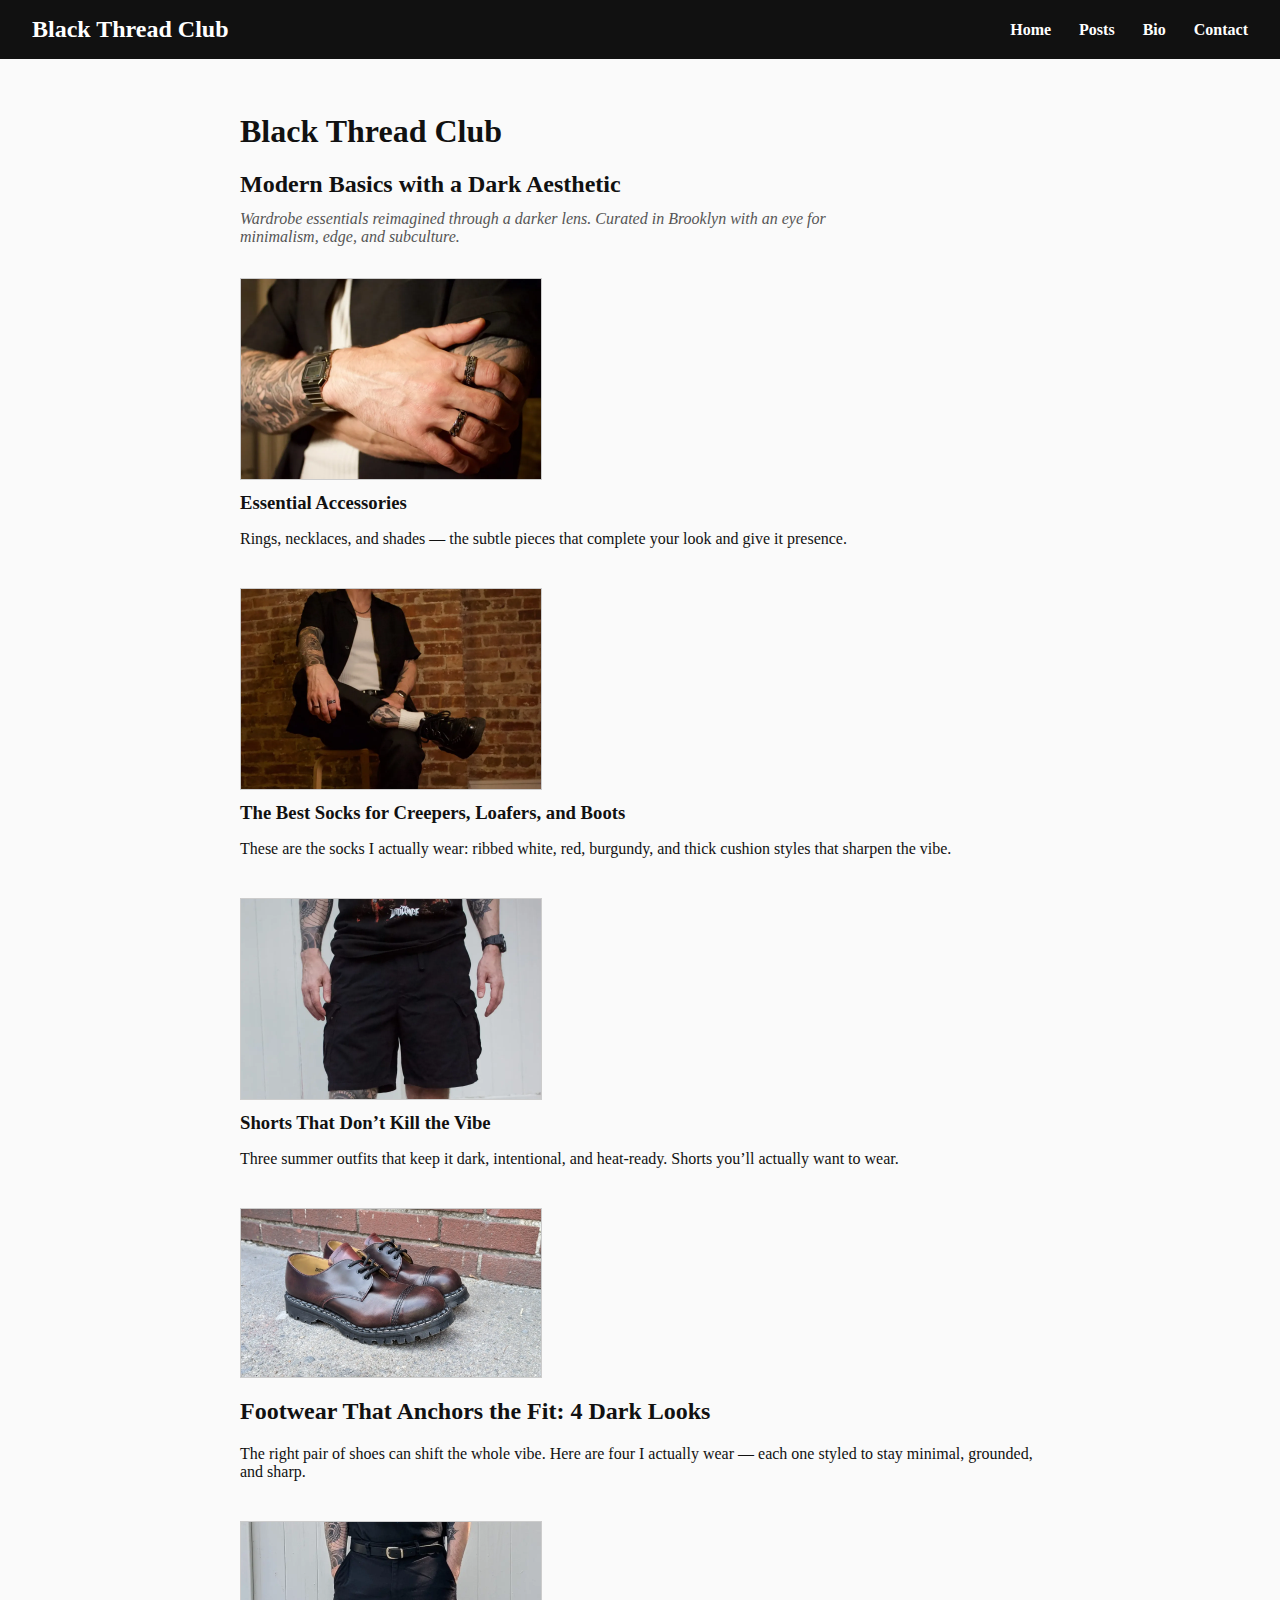
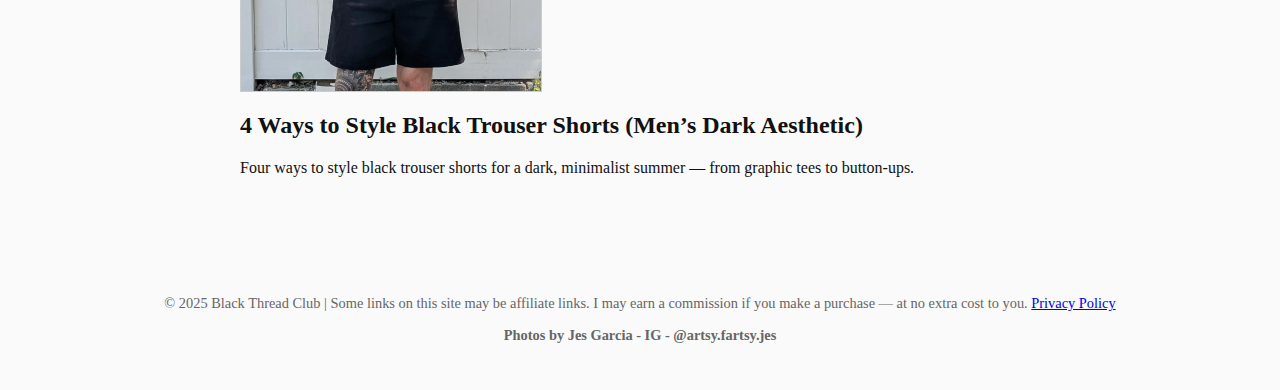
<file: index.html>
<!DOCTYPE html>
<html lang="en">
  <head>
    <meta charset="UTF-8" />
    <meta name="viewport" content="width=device-width, initial-scale=1.0" />
    <title>Black Thread Club | Dark Men’s Fashion & Style Guides</title>

    <meta
      name="description"
      content="Minimalist men's fashion with a dark, post-punk edge. Discover curated outfits, accessories, and wardrobe essentials inspired by Brooklyn street style."
    />
    <meta
      name="keywords"
      content="dark aesthetic, men's fashion, post-punk style, minimalist wardrobe, Brooklyn style, creepers, goth basics, fashion blog"
    />
    <link rel="canonical" href="https://blackthreadclub.com/" />

    <!-- Google tag (gtag.js) -->
    <script
      async
      src="https://www.googletagmanager.com/gtag/js?id=G-J3RP26EWLY"
    ></script>
    <script>
      window.dataLayer = window.dataLayer || [];
      function gtag() {
        dataLayer.push(arguments);
      }
      gtag("js", new Date());
      gtag("config", "G-J3RP26EWLY");
    </script>

    <link rel="stylesheet" href="styles.css" />

    <!-- Open Graph Metadata -->
    <meta
      property="og:title"
      content="Black Thread Club | Dark Men's Fashion"
    />
    <meta
      property="og:description"
      content="Minimalist men's fashion with a dark, post-punk edge. Curated from Brooklyn."
    />
    <meta property="og:type" content="website" />
    <meta property="og:url" content="https://blackthreadclub.com" />
    <meta
      property="og:image"
      content="https://blackthreadclub.com/images/blackthreadclub-og.jpg"
    />
    <meta property="og:image:width" content="1200" />
    <meta property="og:image:height" content="630" />

    <!-- Twitter Card Metadata -->
    <meta name="twitter:card" content="summary_large_image" />
    <meta
      name="twitter:title"
      content="Black Thread Club | Dark Men's Fashion"
    />
    <meta
      name="twitter:description"
      content="Style guides and curated pieces for the modern minimalist with a darker aesthetic."
    />
    <meta
      name="twitter:image"
      content="https://blackthreadclub.com/images/blackthreadclub-og.jpg"
    />

    <!-- Apple Enhancement -->
    <meta name="apple-mobile-web-app-capable" content="yes" />
  </head>
  <body>
    <header>
      <nav class="navbar">
        <a href="index.html" class="logo">Black Thread Club</a>
        <div class="nav-links">
          <a href="index.html">Home</a>
          <a href="#posts">Posts</a>
          <a href="bio.html">Bio</a>
          <a href="contact.html">Contact</a>
        </div>
      </nav>
    </header>

    <main>
      <section class="intro">
        <h1>Black Thread Club</h1>
        <h2>Modern Basics with a Dark Aesthetic</h2>
        <p class="blurb">
          Wardrobe essentials reimagined through a darker lens. Curated in
          Brooklyn with an eye for minimalism, edge, and subculture.
        </p>
      </section>

      <section class="blog-preview" id="posts">
        <article class="blog-card">
          <a href="posts/essential-accessories.html">
            <img
              src="images/silverWatchKeys_SEO_Optimized.webp"
              alt="Flatlay of silver accessories and keys on dark wood"
              width="300"
              height="400"
            />
            <h3>Essential Accessories</h3>
          </a>
          <p>
            Rings, necklaces, and shades — the subtle pieces that complete your
            look and give it presence.
          </p>
        </article>

        <article class="blog-card">
          <a href="posts/best-socks-for-creepers-loafers-boots.html">
            <img
              src="images/croppedMIdview_SEO_Optimized.webp"
              alt="Close-up of ribbed socks and creepers on concrete"
              width="300"
              height="400"
            />
            <h3>The Best Socks for Creepers, Loafers, and Boots</h3>
          </a>
          <p>
            These are the socks I actually wear: ribbed white, red, burgundy,
            and thick cushion styles that sharpen the vibe.
          </p>
        </article>

        <article class="blog-card">
          <a href="posts/shorts-post.html">
            <img
              src="images/blackCargoZoomed_SEO_Optimized.webp"
              alt="Zoomed-in shot of black cargo shorts and leg tattoos"
              width="300"
              height="400"
            />
            <h3>Shorts That Don’t Kill the Vibe</h3>
          </a>
          <p>
            Three summer outfits that keep it dark, intentional, and heat-ready.
            Shorts you’ll actually want to wear.
          </p>
        </article>

        <article class="blog-card">
          <a href="posts/dark-footwear-guide.html">
            <img
              src="images/Solovair-Burgundy-Steel-Toe.webp"
              alt="Solovair Bergundy Brogues from above"
            />
            <h2>Footwear That Anchors the Fit: 4 Dark Looks</h2>
            <p>
              The right pair of shoes can shift the whole vibe. Here are four I
              actually wear — each one styled to stay minimal, grounded, and
              sharp.
            </p>
          </a>
        </article>

        <article class="blog-card">
          <a href="posts/black-trouser-shorts-style.html">
            <img
              src="images/black_trouser_shorts_closeup.webp"
              alt="Solovair Bergundy Brogues from above"
            />
            <h2>4 Ways to Style Black Trouser Shorts (Men’s Dark Aesthetic)</h2>
            <p>
              Four ways to style black trouser shorts for a dark, minimalist
              summer — from graphic tees to button-ups.
            </p>
          </a>
        </article>
      </section>
    </main>

    <footer>
      <p>
        &copy; 2025 Black Thread Club | Some links on this site may be affiliate
        links. I may earn a commission if you make a purchase — at no extra cost
        to you.
        <a href="/privacy.html" target="_blank" rel="noopener noreferrer"
          >Privacy Policy</a
        >
      </p>
      <p><strong>Photos by Jes Garcia - IG - @artsy.fartsy.jes</strong></p>
    </footer>
    <script
      type="text/javascript"
      src="https://s.skimresources.com/js/290008X1776995.skimlinks.js"
    ></script>
  </body>
</html>
</file>
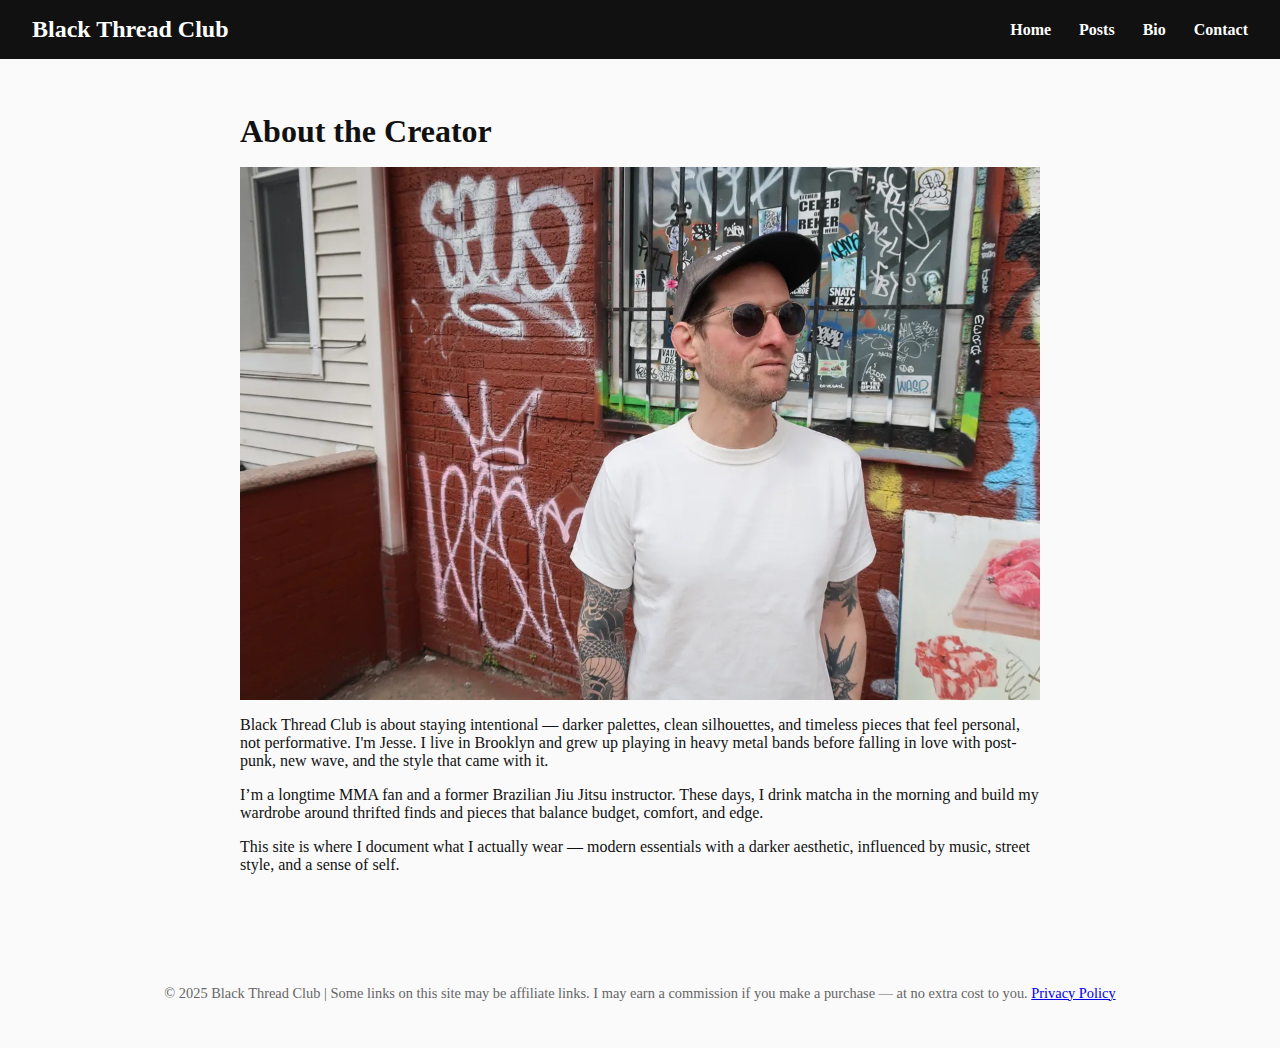
<file: bio.html>
<!DOCTYPE html>
<html lang="en">
  <head>
    <meta charset="UTF-8" />
    <meta name="viewport" content="width=device-width, initial-scale=1.0" />
    <title>About the Creator | Black Thread Club</title>
    <meta
      name="description"
      content="Meet the founder of Black Thread Club — a men's fashion blog rooted in Brooklyn, thrift culture, post-punk style, and a darker aesthetic."
    />
    <link rel="canonical" href="https://blackthreadclub.com/bio.html" />
    <link rel="stylesheet" href="styles.css" />

    <!-- Google tag (gtag.js) -->
    <script
      async
      src="https://www.googletagmanager.com/gtag/js?id=G-J3RP26EWLY"
    ></script>
    <script>
      window.dataLayer = window.dataLayer || [];
      function gtag() {
        dataLayer.push(arguments);
      }
      gtag("js", new Date());
      gtag("config", "G-J3RP26EWLY");
    </script>

    <!-- Open Graph Metadata -->
    <meta property="og:title" content="About | Black Thread Club" />
    <meta
      property="og:description"
      content="The story behind Black Thread Club — a dark, minimalist men's fashion blog shaped by music, Brooklyn, and thrift culture."
    />
    <meta property="og:type" content="website" />
    <meta property="og:url" content="https://blackthreadclub.com/bio.html" />
    <meta
      property="og:image"
      content="https://blackthreadclub.com/images/hatGlassesOutside.webp"
    />

    <!-- Twitter Card Metadata -->
    <meta name="twitter:card" content="summary_large_image" />
    <meta name="twitter:title" content="About | Black Thread Club" />
    <meta
      name="twitter:description"
      content="Dark, intentional men's style from Brooklyn. Learn more about the creator of Black Thread Club."
    />
    <meta
      name="twitter:image"
      content="https://blackthreadclub.com/images/hatGlassesOutside.webp"
    />
  </head>
  <body>
    <header>
      <nav class="navbar">
        <a href="index.html" class="logo">Black Thread Club</a>
        <div class="nav-links">
          <a href="index.html">Home</a>
          <a href="index.html#posts">Posts</a>
          <a href="bio.html">Bio</a>
          <a href="contact.html">Contact</a>
        </div>
      </nav>
    </header>

    <main>
      <section class="blog-post">
        <h1>About the Creator</h1>
        <img
          src="images/hatGlassesOutside.webp"
          alt="Portrait of the Black Thread Club founder in Brooklyn streetwear style"
          class="about-image"
        />
        <p>
          Black Thread Club is about staying intentional — darker palettes,
          clean silhouettes, and timeless pieces that feel personal, not
          performative. I'm Jesse. I live in Brooklyn and grew up playing in
          heavy metal bands before falling in love with post-punk, new wave, and
          the style that came with it.
        </p>
        <p>
          I’m a longtime MMA fan and a former Brazilian Jiu Jitsu instructor.
          These days, I drink matcha in the morning and build my wardrobe around
          thrifted finds and pieces that balance budget, comfort, and edge.
        </p>
        <p>
          This site is where I document what I actually wear — modern essentials
          with a darker aesthetic, influenced by music, street style, and a
          sense of self.
        </p>
      </section>
    </main>

    <footer>
      <p>
        &copy; 2025 Black Thread Club | Some links on this site may be affiliate
        links. I may earn a commission if you make a purchase — at no extra cost
        to you.
        <a href="/privacy.html" target="_blank" rel="noopener noreferrer"
          >Privacy Policy</a
        >
      </p>
    </footer>
  </body>
</html>
</file>
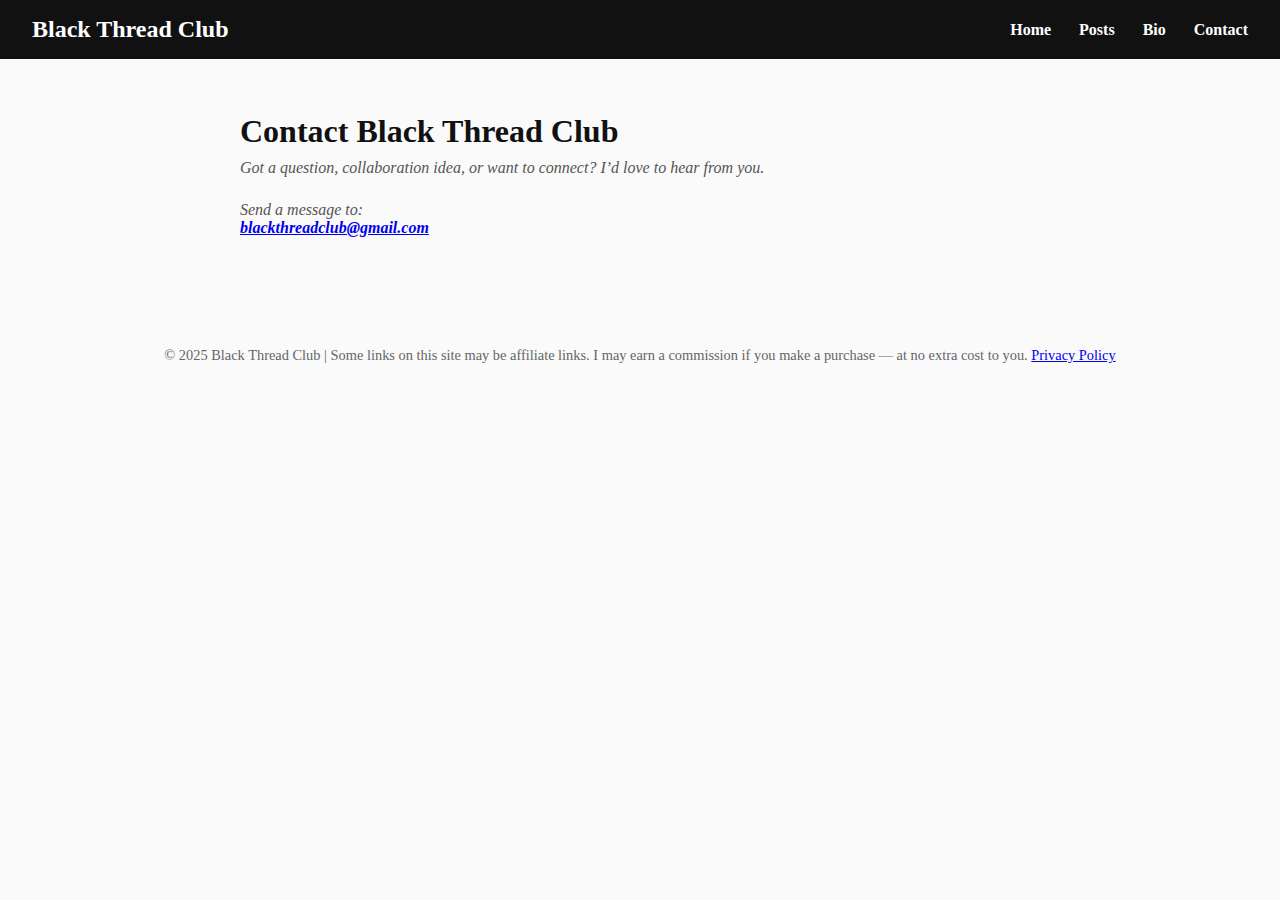
<file: contact.html>
<!DOCTYPE html>
<html lang="en">
  <head>
    <meta charset="UTF-8" />
    <meta name="viewport" content="width=device-width, initial-scale=1.0" />

    <title>Contact Black Thread Club | Collaborations & Questions</title>
    <meta
      name="description"
      content="Get in touch with Black Thread Club. Contact us for questions, brand partnerships, or collaborations."
    />

    <link rel="stylesheet" href="styles.css" />

    <!-- Open Graph Metadata -->
    <meta property="og:title" content="Contact | Black Thread Club" />
    <meta
      property="og:description"
      content="Reach out to Black Thread Club for collaborations, questions, or style talk."
    />
    <meta property="og:type" content="website" />
    <meta
      property="og:url"
      content="https://blackthreadclub.com/contact.html"
    />
    <meta
      property="og:image"
      content="https://blackthreadclub.com/images/blackthreadclub-og.jpg"
    />
    <meta property="og:image:width" content="1200" />
    <meta property="og:image:height" content="630" />

    <!-- Twitter Card Metadata -->
    <meta name="twitter:card" content="summary_large_image" />
    <meta name="twitter:title" content="Contact | Black Thread Club" />
    <meta
      name="twitter:description"
      content="Contact Black Thread Club for questions, collaborations, or feedback."
    />
    <meta
      name="twitter:image"
      content="https://blackthreadclub.com/images/blackthreadclub-og.jpg"
    />

    <!-- Apple Enhancement -->
    <meta name="apple-mobile-web-app-capable" content="yes" />

    <script type="application/ld+json">
      {
        "@context": "https://schema.org",
        "@type": "ContactPage",
        "name": "Contact Black Thread Club",
        "url": "https://blackthreadclub.com/contact.html",
        "description": "Reach out to Black Thread Club for questions, collaborations, or feedback.",
        "publisher": {
          "@type": "Organization",
          "name": "Black Thread Club",
          "url": "https://blackthreadclub.com",
          "logo": {
            "@type": "ImageObject",
            "url": "https://blackthreadclub.com/images/blackthreadclub-og.jpg"
          }
        },
        "contactOption": {
          "@type": "ContactPoint",
          "contactType": "Customer Support",
          "email": "blackthreadclub@gmail.com",
          "availableLanguage": "English"
        }
      }
    </script>
  </head>

  <body>
    <header>
      <nav class="navbar">
        <a href="index.html" class="logo">Black Thread Club</a>
        <div class="nav-links">
          <a href="index.html">Home</a>
          <a href="index.html#posts">Posts</a>
          <a href="bio.html">Bio</a>
          <a href="contact.html">Contact</a>
        </div>
      </nav>
    </header>

    <main>
      <section class="intro">
        <h1>Contact Black Thread Club</h1>
        <p class="blurb">
          Got a question, collaboration idea, or want to connect? I’d love to
          hear from you.
        </p>
        <p class="blurb">
          Send a message to: <br />
          <a href="mailto:blackthreadclub@gmail.com"
            ><strong>blackthreadclub@gmail.com</strong></a
          >
        </p>
      </section>
    </main>

    <footer>
      <p>
        &copy; 2025 Black Thread Club | Some links on this site may be affiliate
        links. I may earn a commission if you make a purchase — at no extra cost
        to you.
        <a href="/privacy.html" target="_blank" rel="noopener noreferrer"
          >Privacy Policy</a
        >
      </p>
    </footer>
  </body>
</html>
</file>
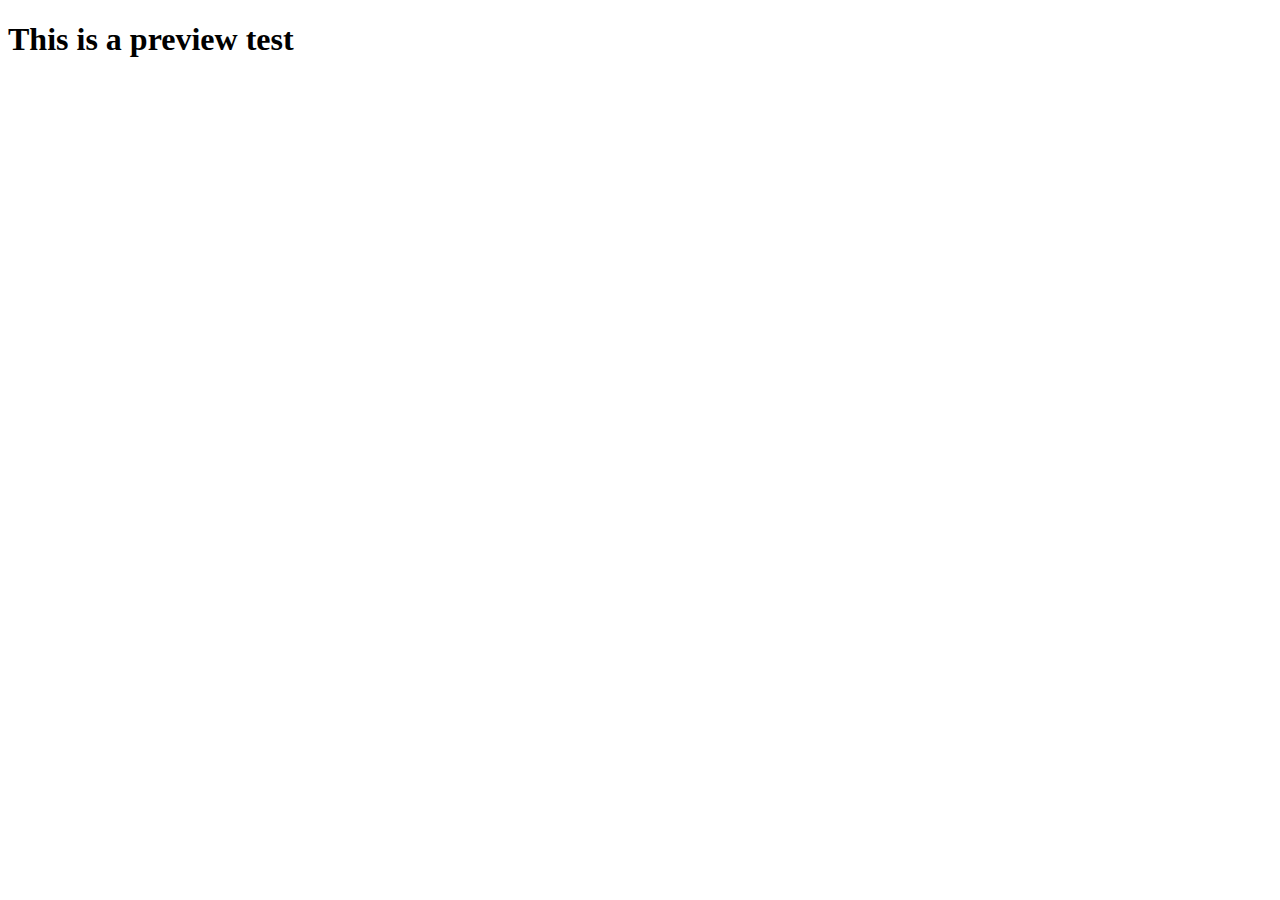
<file: preview-test.html>
<!DOCTYPE html>
<html lang="en">
<head>
  <meta charset="UTF-8" />
  <meta name="viewport" content="width=device-width, initial-scale=1.0" />
  <title>Black Thread Club Preview Test</title>
  <meta name="description" content="Test preview for Black Thread Club." />

  <meta property="og:title" content="Black Thread Club" />
  <meta property="og:description" content="Dark modern fashion and post-punk style." />
  <meta property="og:type" content="website" />
  <meta property="og:url" content="https://blackthreadclub.com/preview-test.html" />
  <meta property="og:image" content="https://blackthreadclub.com/images/blackthreadclub-og.jpg" />
  <meta property="og:image:width" content="1200" />
  <meta property="og:image:height" content="630" />

  <meta name="twitter:card" content="summary_large_image" />
  <meta name="twitter:title" content="Black Thread Club" />
  <meta name="twitter:description" content="Dark modern fashion and post-punk style." />
  <meta name="twitter:image" content="https://blackthreadclub.com/images/blackthreadclub-og.jpg" />
</head>
<body>
  <h1>This is a preview test</h1>
</body>
</html>
</file>
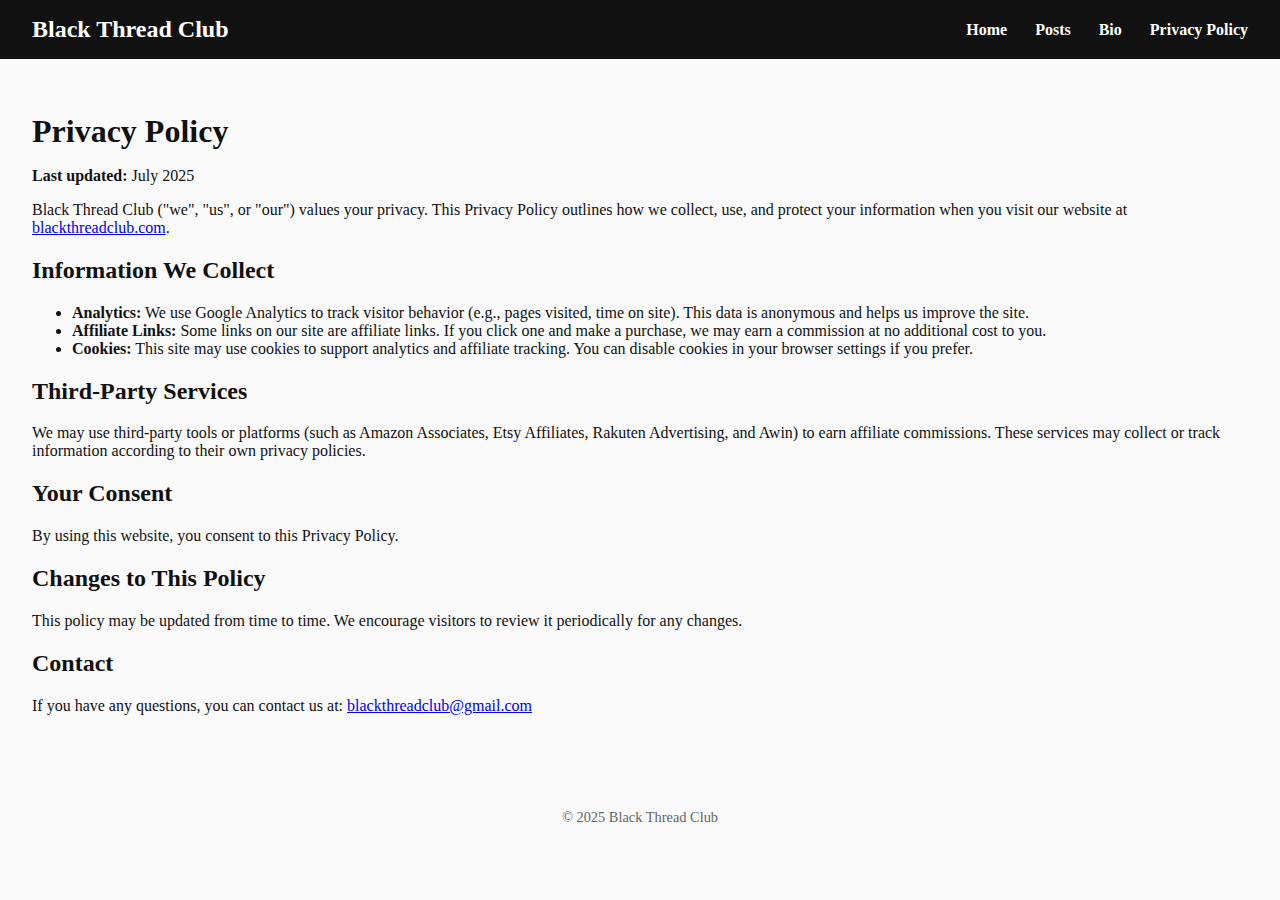
<file: privacy.html>
<!DOCTYPE html>
<html lang="en">
  <head>
    <meta charset="UTF-8" />
    <meta name="viewport" content="width=device-width, initial-scale=1.0" />
    <title>Privacy Policy | Black Thread Club</title>
    <link rel="stylesheet" href="styles.css" />
  </head>
  <body>
    <header>
      <nav class="navbar">
        <a href="index.html" class="logo">Black Thread Club</a>
        <div class="nav-links">
          <a href="index.html">Home</a>
          <a href="#posts">Posts</a>
          <a href="bio.html">Bio</a>
          <a href="privacy.html">Privacy Policy</a>
        </div>
      </nav>
    </header>

    <main class="content">
      <section>
        <h1>Privacy Policy</h1>
        <p><strong>Last updated:</strong> July 2025</p>

        <p>
          Black Thread Club ("we", "us", or "our") values your privacy. This
          Privacy Policy outlines how we collect, use, and protect your
          information when you visit our website at
          <a href="https://blackthreadclub.com">blackthreadclub.com</a>.
        </p>

        <h2>Information We Collect</h2>
        <ul>
          <li>
            <strong>Analytics:</strong> We use Google Analytics to track visitor
            behavior (e.g., pages visited, time on site). This data is anonymous
            and helps us improve the site.
          </li>
          <li>
            <strong>Affiliate Links:</strong> Some links on our site are
            affiliate links. If you click one and make a purchase, we may earn a
            commission at no additional cost to you.
          </li>
          <li>
            <strong>Cookies:</strong> This site may use cookies to support
            analytics and affiliate tracking. You can disable cookies in your
            browser settings if you prefer.
          </li>
        </ul>

        <h2>Third-Party Services</h2>
        <p>
          We may use third-party tools or platforms (such as Amazon Associates,
          Etsy Affiliates, Rakuten Advertising, and Awin) to earn affiliate
          commissions. These services may collect or track information according
          to their own privacy policies.
        </p>

        <h2>Your Consent</h2>
        <p>By using this website, you consent to this Privacy Policy.</p>

        <h2>Changes to This Policy</h2>
        <p>
          This policy may be updated from time to time. We encourage visitors to
          review it periodically for any changes.
        </p>

        <h2>Contact</h2>
        <p>
          If you have any questions, you can contact us at:
          <a href="mailto:blackthreadclub@gmail.com"
            >blackthreadclub@gmail.com</a
          >
        </p>
      </section>
    </main>

    <footer>
      <p>&copy; 2025 Black Thread Club</p>
    </footer>
  </body>
</html>
</file>
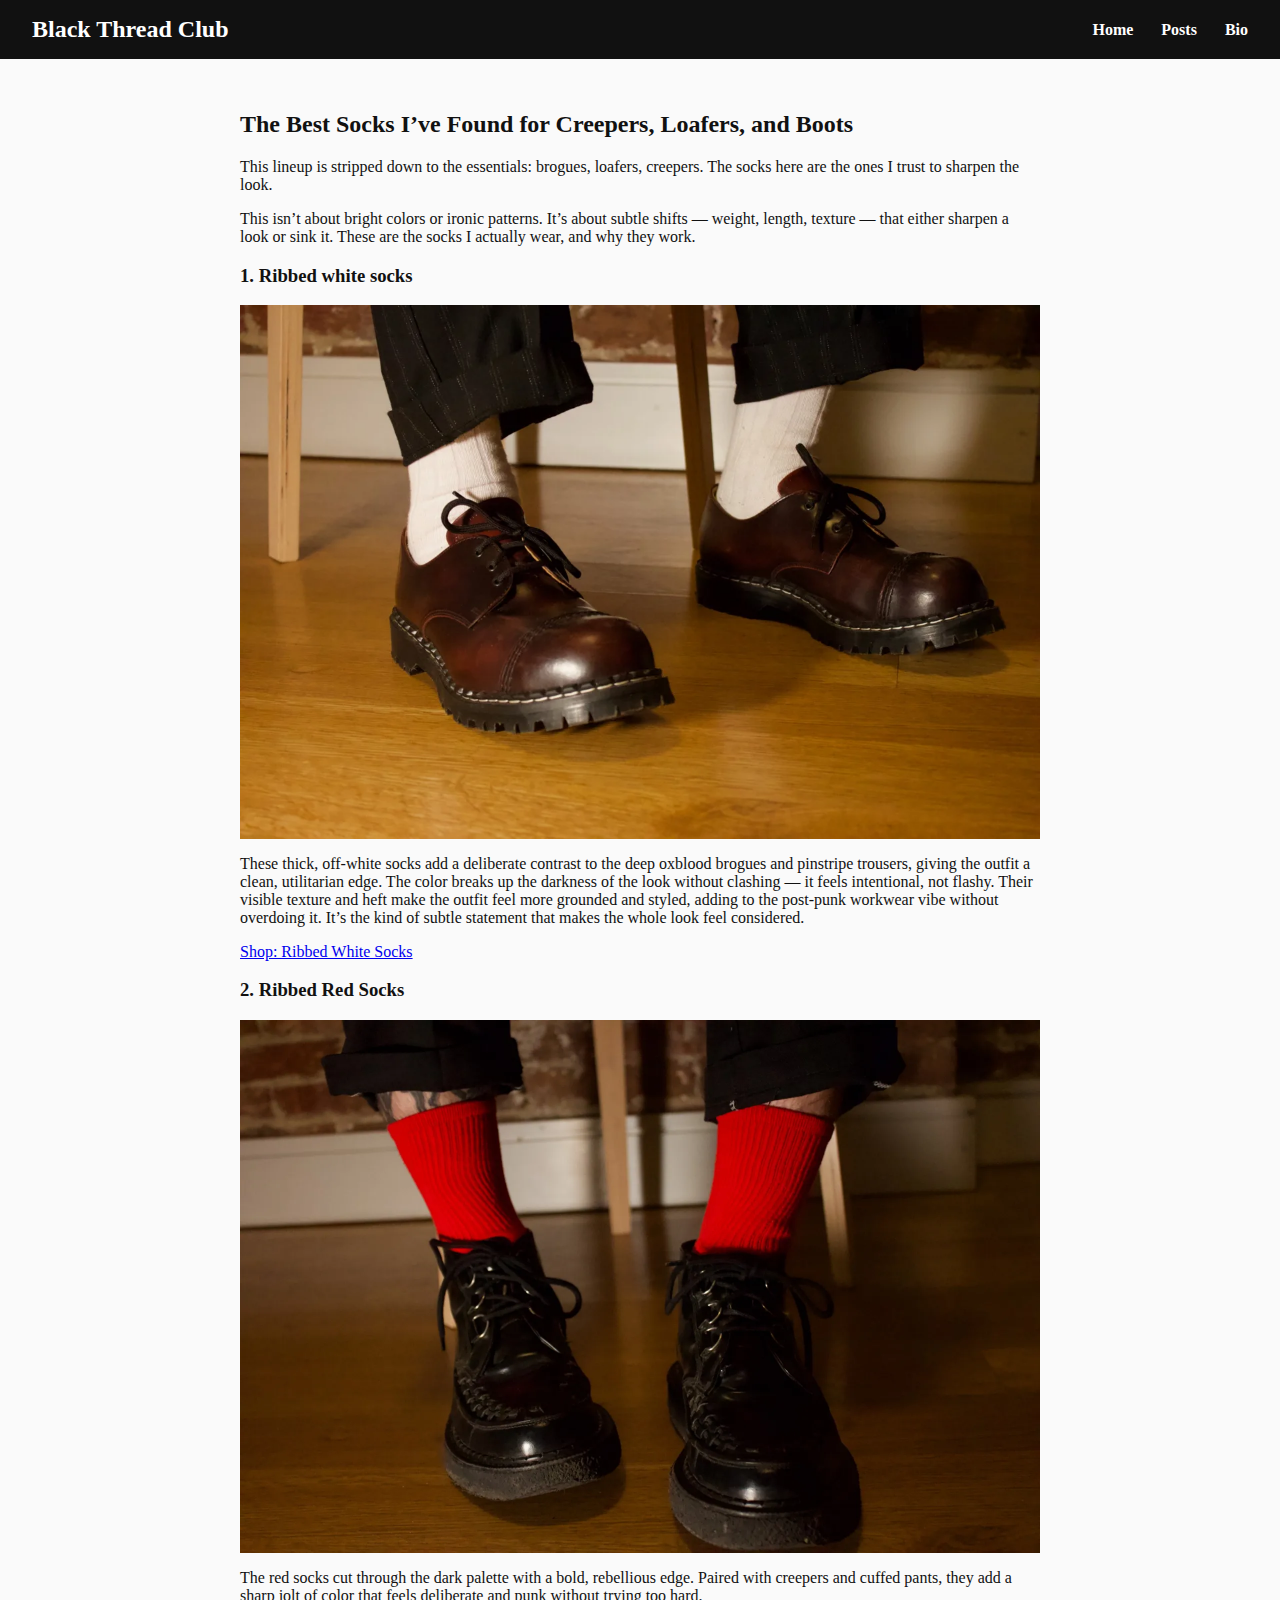
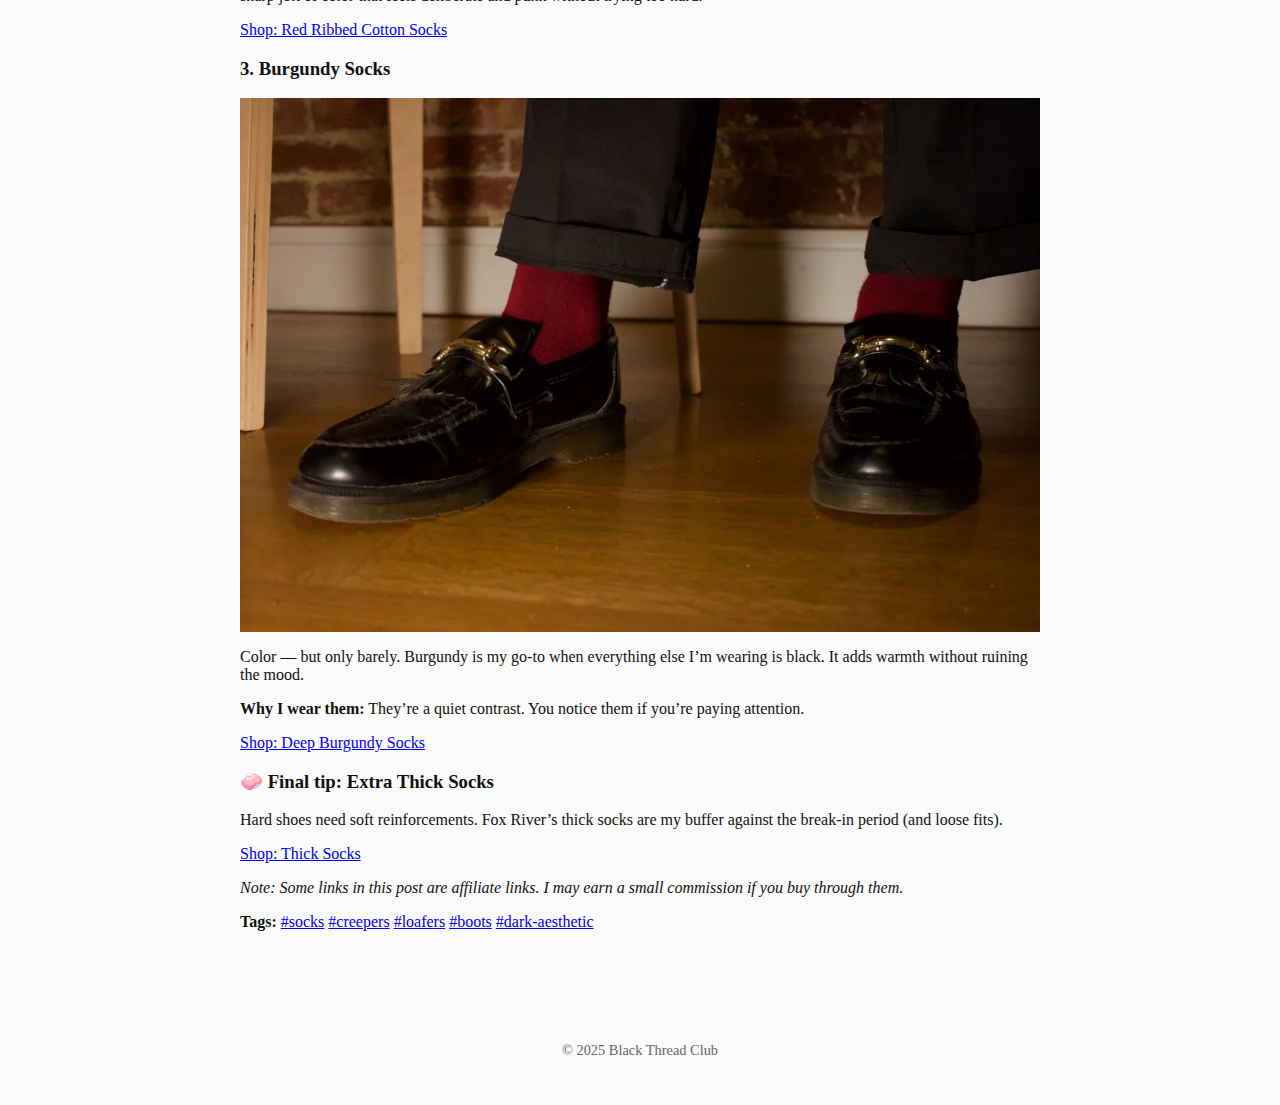
<file: posts/best-socks-for-creepers-loafers-boots.html>
<!DOCTYPE html>
<html lang="en">
  <head>
    <meta charset="UTF-8" />
    <meta name="viewport" content="width=device-width, initial-scale=1.0" />
    <title>
      The Best Socks I’ve Found for Brogues, Creepers, and Loafers | Black Thread
      Club
    </title>

    <meta
      name="description"
      content="My go-to socks for creepers, loafers, and boots — real pairs that work with a darker aesthetic."
    />
    <link rel="stylesheet" href="../styles.css" />
  </head>
  <body>
    <header>
      <nav class="navbar">
        <a href="../index.html" class="logo">Black Thread Club</a>
        <div class="nav-links">
          <a href="../index.html">Home</a>
          <a href="../index.html#posts">Posts</a>
          <a href="../bio.html">Bio</a>
        </div>
      </nav>
    </header>
    <main>
      <article class="blog-post">
        <h2>The Best Socks I’ve Found for Creepers, Loafers, and Boots</h2>
        <p>
         This lineup is stripped down to the essentials: brogues, loafers, creepers. 
         The socks here are the ones I trust to sharpen the look.
        </p>
        <p>
          This isn’t about bright colors or ironic patterns. It’s about subtle
          shifts — weight, length, texture — that either sharpen a look or sink
          it. These are the socks I actually wear, and why they work.
        </p>

        <h3>1. Ribbed white socks</h3>
        <img
          src="../images/whiteRibbedSocks.webp"
          alt="Thick white socks worn with black creepers"
          loading="lazy"
        />
        <p>
         These thick, off-white socks add a deliberate contrast to the deep oxblood brogues and pinstripe trousers, giving the outfit a clean, utilitarian edge. 
         The color breaks up the darkness of the look without clashing — it feels intentional, not flashy. Their visible texture and heft make the outfit feel more grounded and styled, 
         adding to the post-punk workwear vibe without overdoing it. It’s the kind of subtle statement that makes the whole look feel considered.
        </p>
        <p><a href="#">Shop: Ribbed White Socks</a></p>

        <h3>2. Ribbed Red Socks</h3>
        <img
          src="../images/redSocksForward.webp"
          alt="Ribbed white socks styled with loafers"
          loading="lazy"
        />
        <p>
        The red socks cut through the dark palette with a bold, rebellious edge. Paired with creepers and cuffed pants, they add a sharp jolt of color that feels deliberate and punk without trying too hard.

        </p>
        <p><a href="#">Shop: Red Ribbed Cotton Socks</a></p>

        <h3>3. Burgundy Socks</h3>
        <img
          src="../images/bergundySocksLoafers.webp"
          alt="Burgundy socks worn with boots"
          loading="lazy"
        />
        <p>
          Color — but only barely. Burgundy is my go-to when everything else I’m
          wearing is black. It adds warmth without ruining the mood.
        </p>
        <p>
          <strong>Why I wear them:</strong> They’re a quiet contrast. You notice
          them if you’re paying attention.
        </p>
        <p><a href="#">Shop: Deep Burgundy Socks</a></p>

        <h3>🧼 Final tip: Extra Thick Socks</h3>
        <p>
         Hard shoes need soft reinforcements. Fox River’s thick socks are my buffer against the break-in period (and loose fits).
          <p><a href="#">Shop: Thick Socks</a></p>
        </p>

        <section class="affiliate-note">
          <p>
            <em
              >Note: Some links in this post are affiliate links. I may earn a
              small commission if you buy through them.</em
            >
          </p>
        </section>

        <section class="tags">
          <p>
            <strong>Tags:</strong> <a href="#">#socks</a>
            <a href="#">#creepers</a> <a href="#">#loafers</a>
            <a href="#">#boots</a> <a href="#">#dark-aesthetic</a>
          </p>
        </section>
      </article>
    </main>
    <footer><p>&copy; 2025 Black Thread Club</p></footer>
  </body>
</html>
</file>
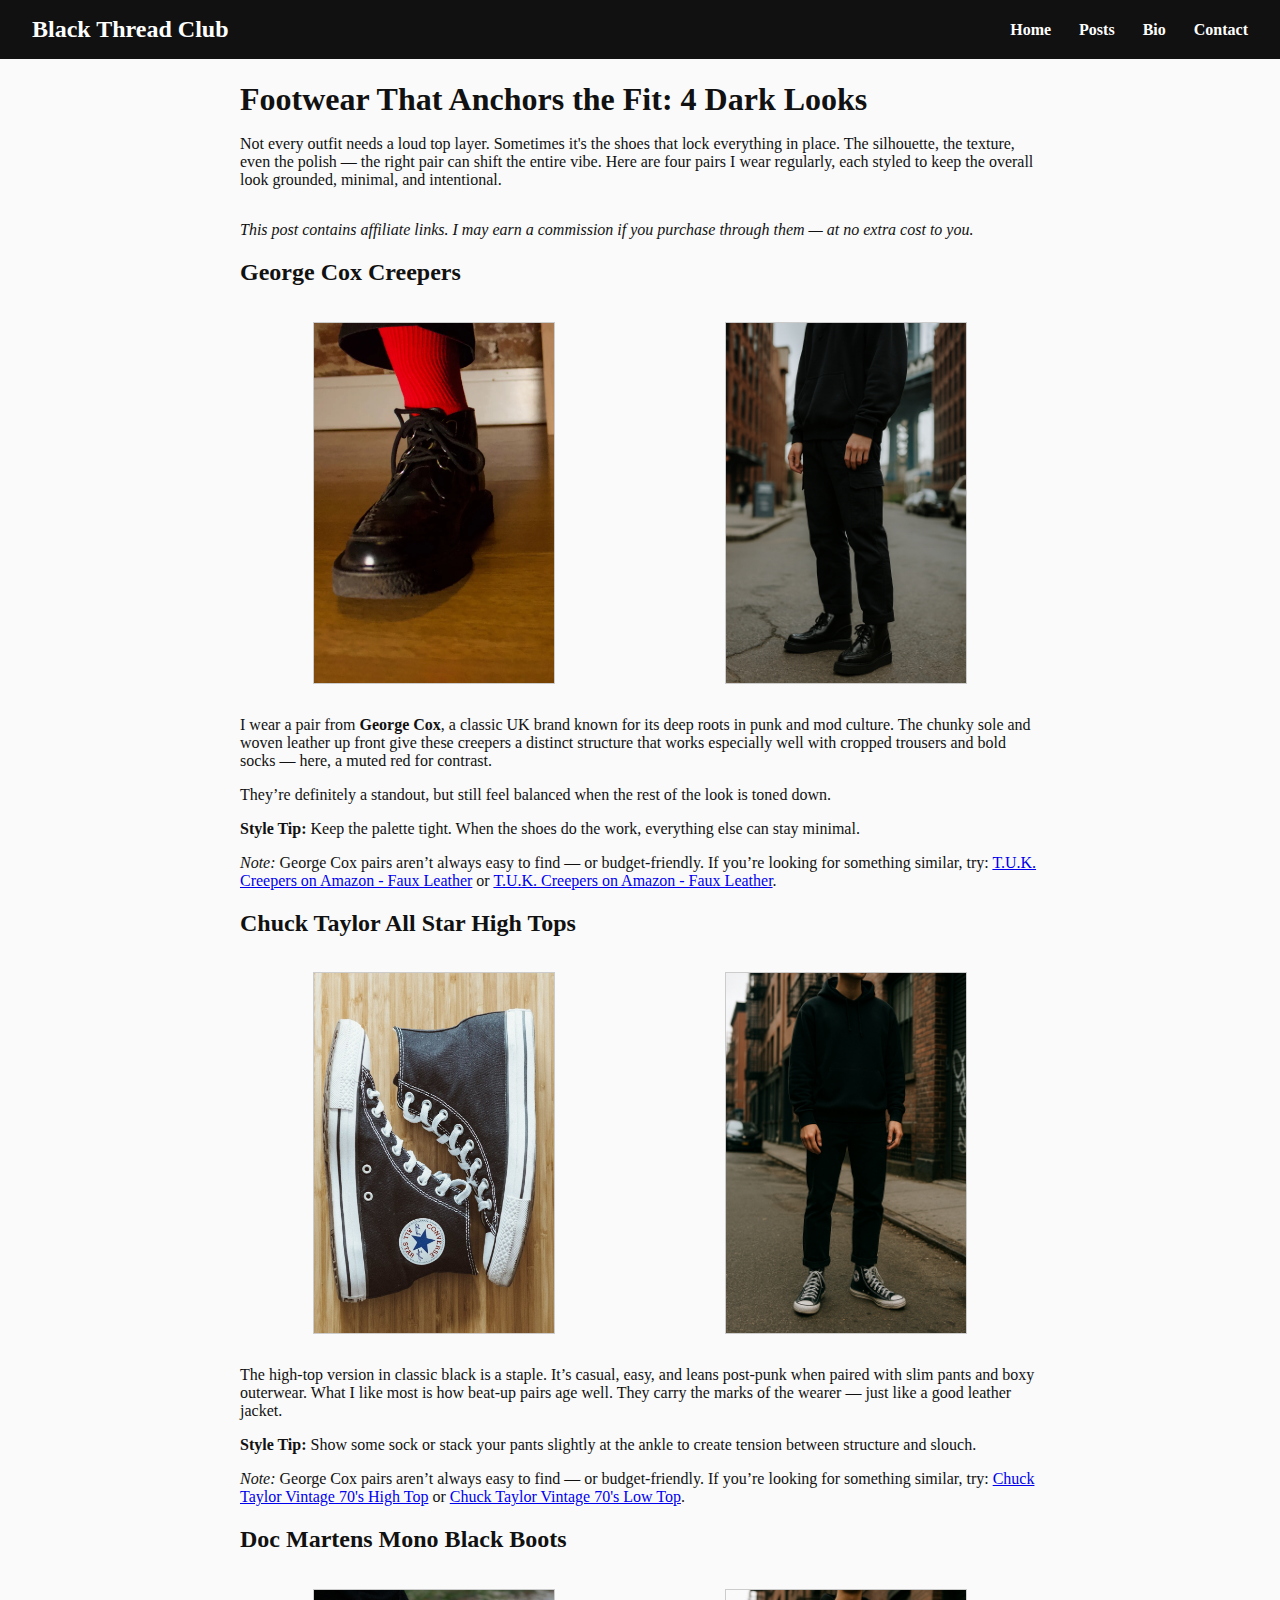
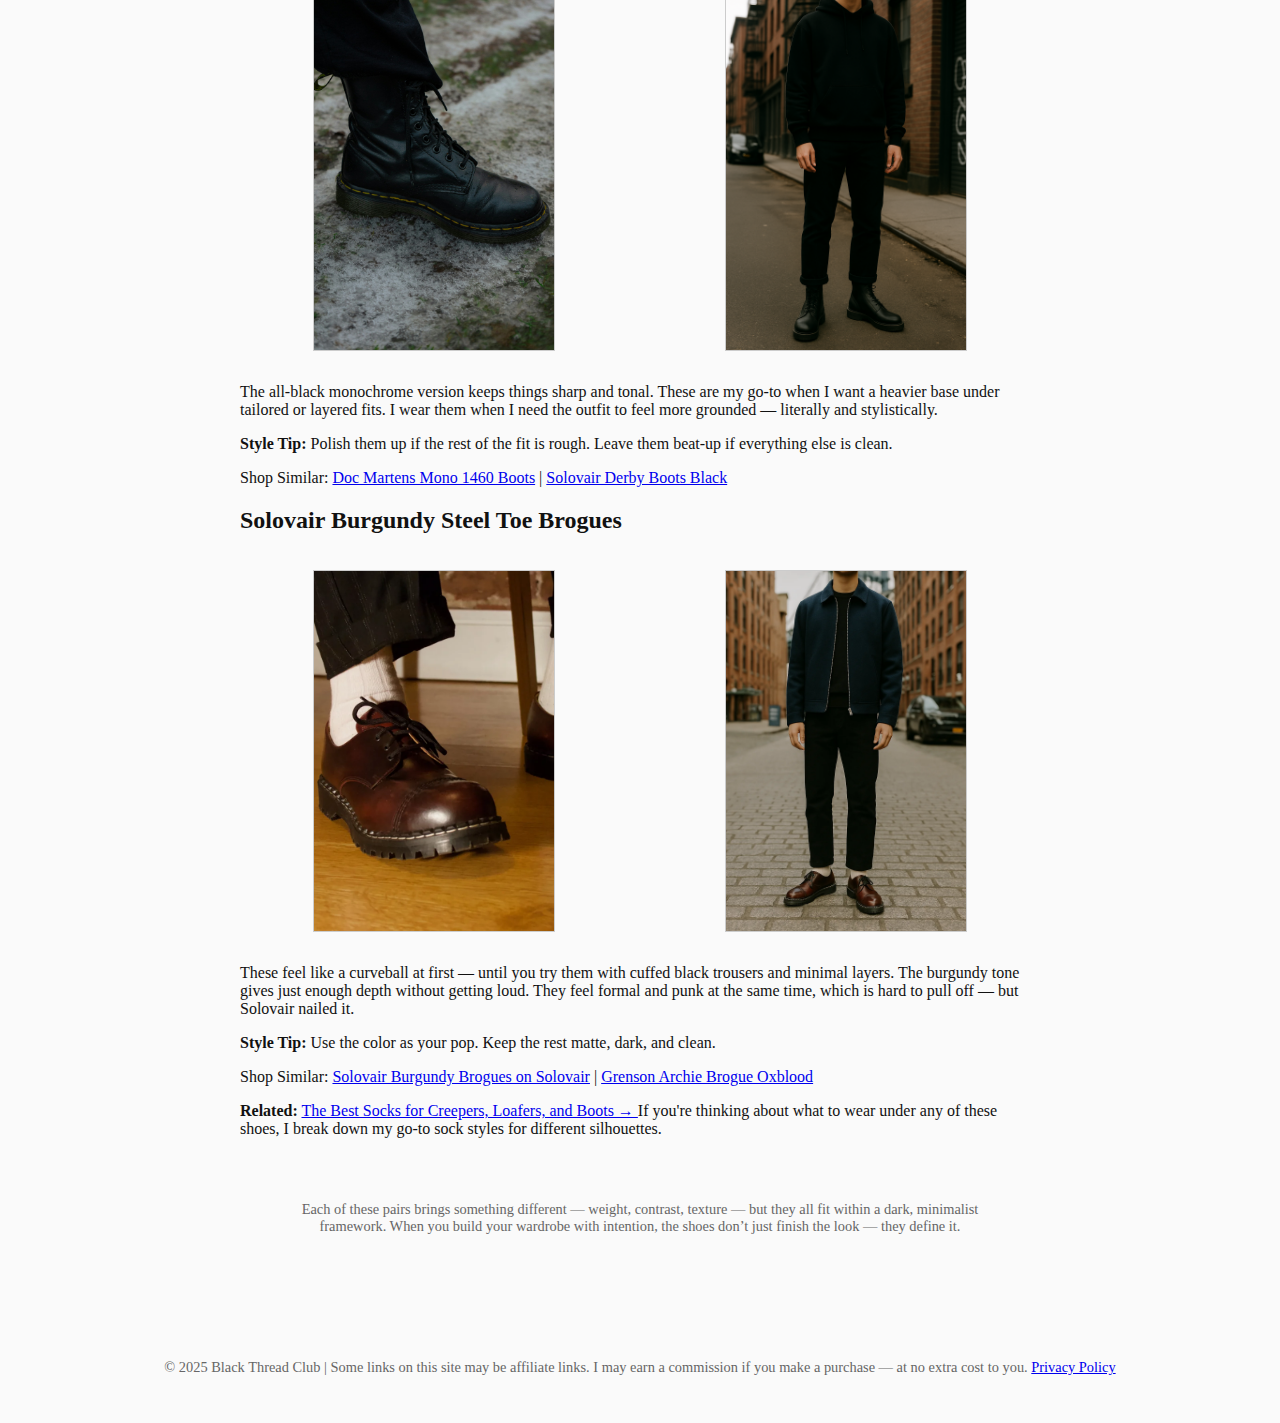
<file: posts/dark-footwear-guide.html>
<!DOCTYPE html>
<html lang="en">
  <head>
    <meta charset="UTF-8" />
    <meta name="viewport" content="width=device-width, initial-scale=1.0" />
    <meta
      name="description"
      content="Discover four essential shoes for a dark, minimalist streetwear wardrobe. Featuring George Cox Creepers, Doc Martens, Chuck Taylors, and Solovair brogues."
    />
    <meta
      name="keywords"
      content="George Cox Creepers, Doc Martens Mono, Chuck Taylor All Stars, Solovair Brogues, dark streetwear shoes, minimalist fashion, post-punk style"
    />
    <meta name="author" content="Black Thread Club" />
    <meta
      property="og:title"
      content="Footwear That Anchors the Fit: 4 Dark Looks"
    />
    <meta
      property="og:description"
      content="The right pair of shoes can define your entire look. Here are four that do it right."
    />
    <meta
      property="og:image"
      content="https://www.blackthreadclub.com/images/shoes-post-og.jpg"
    />
    <meta
      property="og:url"
      content="https://www.blackthreadclub.com/blog/dark-footwear-guide"
    />
    <meta name="twitter:card" content="summary_large_image" />
    <title>
      Footwear That Anchors the Fit: 4 Dark Looks | Black Thread Club
    </title>
    <link rel="stylesheet" href="../styles.css" />
  </head>
  <body>
    <header>
      <nav class="navbar">
        <a href="../index.html" class="logo">Black Thread Club</a>
        <div class="nav-links">
          <a href="../index.html">Home</a>
          <a href="../index.html#posts">Posts</a>
          <a href="../bio.html">Bio</a>
          <a href="../contact.html">Contact</a>
        </div>
      </nav>
    </header>

    <article class="blog-post blog-post-shorts">
      <h1>Footwear That Anchors the Fit: 4 Dark Looks</h1>
      <p class="intro">
        Not every outfit needs a loud top layer. Sometimes it's the shoes that
        lock everything in place. The silhouette, the texture, even the polish —
        the right pair can shift the entire vibe. Here are four pairs I wear
        regularly, each styled to keep the overall look grounded, minimal, and
        intentional.
      </p>

      <section class="affiliate-note">
        <p>
          <em
            >This post contains affiliate links. I may earn a commission if you
            purchase through them — at no extra cost to you.</em
          >
        </p>
      </section>

      <section class="shorts-look">
        <h2>George Cox Creepers</h2>
        <div class="image-row">
          <img
            src="../images/creepers-red-socks-closeup-SEO.webp"
            alt="Closeup of George Cox Creepers with red socks"
            width="600"
            height="900"
            loading="lazy"
          />
          <img
            src="../images/george-cox-creepers-fullbody.webp"
            alt="Full body outfit with George Cox Creepers"
            width="600"
            height="900"
            loading="lazy"
          />
        </div>

        <p>
          I wear a pair from <strong>George Cox</strong>, a classic UK brand
          known for its deep roots in punk and mod culture. The chunky sole and
          woven leather up front give these creepers a distinct structure that
          works especially well with cropped trousers and bold socks — here, a
          muted red for contrast.
        </p>

        <p>
          They’re definitely a standout, but still feel balanced when the rest
          of the look is toned down.
        </p>

        <p>
          <strong>Style Tip:</strong> Keep the palette tight. When the shoes do
          the work, everything else can stay minimal.
        </p>

        <p class="affiliate">
          <em>Note:</em> George Cox pairs aren’t always easy to find — or
          budget-friendly. If you’re looking for something similar, try:
          <a
            href="https://amzn.to/4fi2Pb7"
            target="_blank"
            rel="noopener noreferrer"
            >T.U.K. Creepers on Amazon - Faux Leather</a
          >
          or
          <a
            href="https://amzn.to/45iHYjl"
            target="_blank"
            rel="noopener noreferrer"
            >T.U.K. Creepers on Amazon - Faux Leather</a
          >.
        </p>
      </section>

      <section class="shorts-look">
        <h2>Chuck Taylor All Star High Tops</h2>
        <div class="image-row">
          <img
            src="../images/chuck-taylor-all-star-black-high-tops-closeup.webp"
            alt="Closeup of Chuck Taylor All Star black high tops"
            width="600"
            height="900"
            loading="lazy"
          />
          <img
            src="../images/chuck-taylor-all-star-black-high-tops-fullbody.webp"
            alt="Full body outfit with Chuck Taylor high tops"
            width="600"
            height="900"
            loading="lazy"
          />
        </div>
        <p>
          The high-top version in classic black is a staple. It’s casual, easy,
          and leans post-punk when paired with slim pants and boxy outerwear.
          What I like most is how beat-up pairs age well. They carry the marks
          of the wearer — just like a good leather jacket.
        </p>
        <p>
          <strong>Style Tip:</strong> Show some sock or stack your pants
          slightly at the ankle to create tension between structure and slouch.
        </p>
        <p class="affiliate">
          <em>Note:</em> George Cox pairs aren’t always easy to find — or
          budget-friendly. If you’re looking for something similar, try:
          <a
            href="https://amzn.to/4multyR"
            target="_blank"
            rel="noopener noreferrer"
            >Chuck Taylor Vintage 70's High Top</a
          >
          or
          <a
            href="https://amzn.to/4lda8SC"
            target="_blank"
            rel="noopener noreferrer"
            >Chuck Taylor Vintage 70's Low Top</a
          >.
        </p>
      </section>

      <section class="shorts-look">
        <h2>Doc Martens Mono Black Boots</h2>
        <div class="image-row">
          <img
            src="../images/doc-martens-mono-black-boots-closeup.webp"
            alt="Closeup of Doc Martens mono black boots"
            width="600"
            height="900"
            loading="lazy"
          />
          <img
            src="../images/doc-martens-mono-black-boots-fullbody.webp"
            alt="Full body outfit with Doc Martens mono boots"
            width="600"
            height="900"
            loading="lazy"
          />
        </div>
        <p>
          The all-black monochrome version keeps things sharp and tonal. These
          are my go-to when I want a heavier base under tailored or layered
          fits. I wear them when I need the outfit to feel more grounded —
          literally and stylistically.
        </p>
        <p>
          <strong>Style Tip:</strong> Polish them up if the rest of the fit is
          rough. Leave them beat-up if everything else is clean.
        </p>
        <p class="affiliate">
          Shop Similar: <a href="#">Doc Martens Mono 1460 Boots</a> |
          <a href="#">Solovair Derby Boots Black</a>
        </p>
      </section>

      <section class="shorts-look">
        <h2>Solovair Burgundy Steel Toe Brogues</h2>
        <div class="image-row">
          <img
            src="../images/solovair-oxblood-derby-closeup-SEO.webp"
            alt="Closeup of Solovair burgundy brogues"
            width="600"
            height="900"
            loading="lazy"
          />
          <img
            src="../images/solovair-burgundy-brogues-outfit-outdoor-brooklyn.webp"
            alt="Full body outdoor outfit with Solovair burgundy brogues"
            width="600"
            height="900"
            loading="lazy"
          />
        </div>
        <p>
          These feel like a curveball at first — until you try them with cuffed
          black trousers and minimal layers. The burgundy tone gives just enough
          depth without getting loud. They feel formal and punk at the same
          time, which is hard to pull off — but Solovair nailed it.
        </p>
        <p>
          <strong>Style Tip:</strong> Use the color as your pop. Keep the rest
          matte, dark, and clean.
        </p>
        <p class="affiliate">
          Shop Similar: <a href="#">Solovair Burgundy Brogues on Solovair</a> |
          <a href="#">Grenson Archie Brogue Oxblood</a>
        </p>
      </section>

      <!-- Related Post Section -->
      <section class="related-post">
        <p>
          <strong>Related:</strong>
          <a
            href="/blog/best-socks-for-creepers-loafers-boots"
            target="_blank"
            rel="noopener noreferrer"
          >
            The Best Socks for Creepers, Loafers, and Boots →
          </a>
          If you're thinking about what to wear under any of these shoes, I
          break down my go-to sock styles for different silhouettes.
        </p>
      </section>

      <footer class="wrap-up">
        <p>
          Each of these pairs brings something different — weight, contrast,
          texture — but they all fit within a dark, minimalist framework. When
          you build your wardrobe with intention, the shoes don’t just finish
          the look — they define it.
        </p>
      </footer>
    </article>

    <footer>
      <p>
        &copy; 2025 Black Thread Club | Some links on this site may be affiliate
        links. I may earn a commission if you make a purchase — at no extra cost
        to you.
        <a href="/privacy.html" target="_blank" rel="noopener noreferrer"
          >Privacy Policy</a
        >
      </p>
    </footer>
  </body>
</html>
</file>
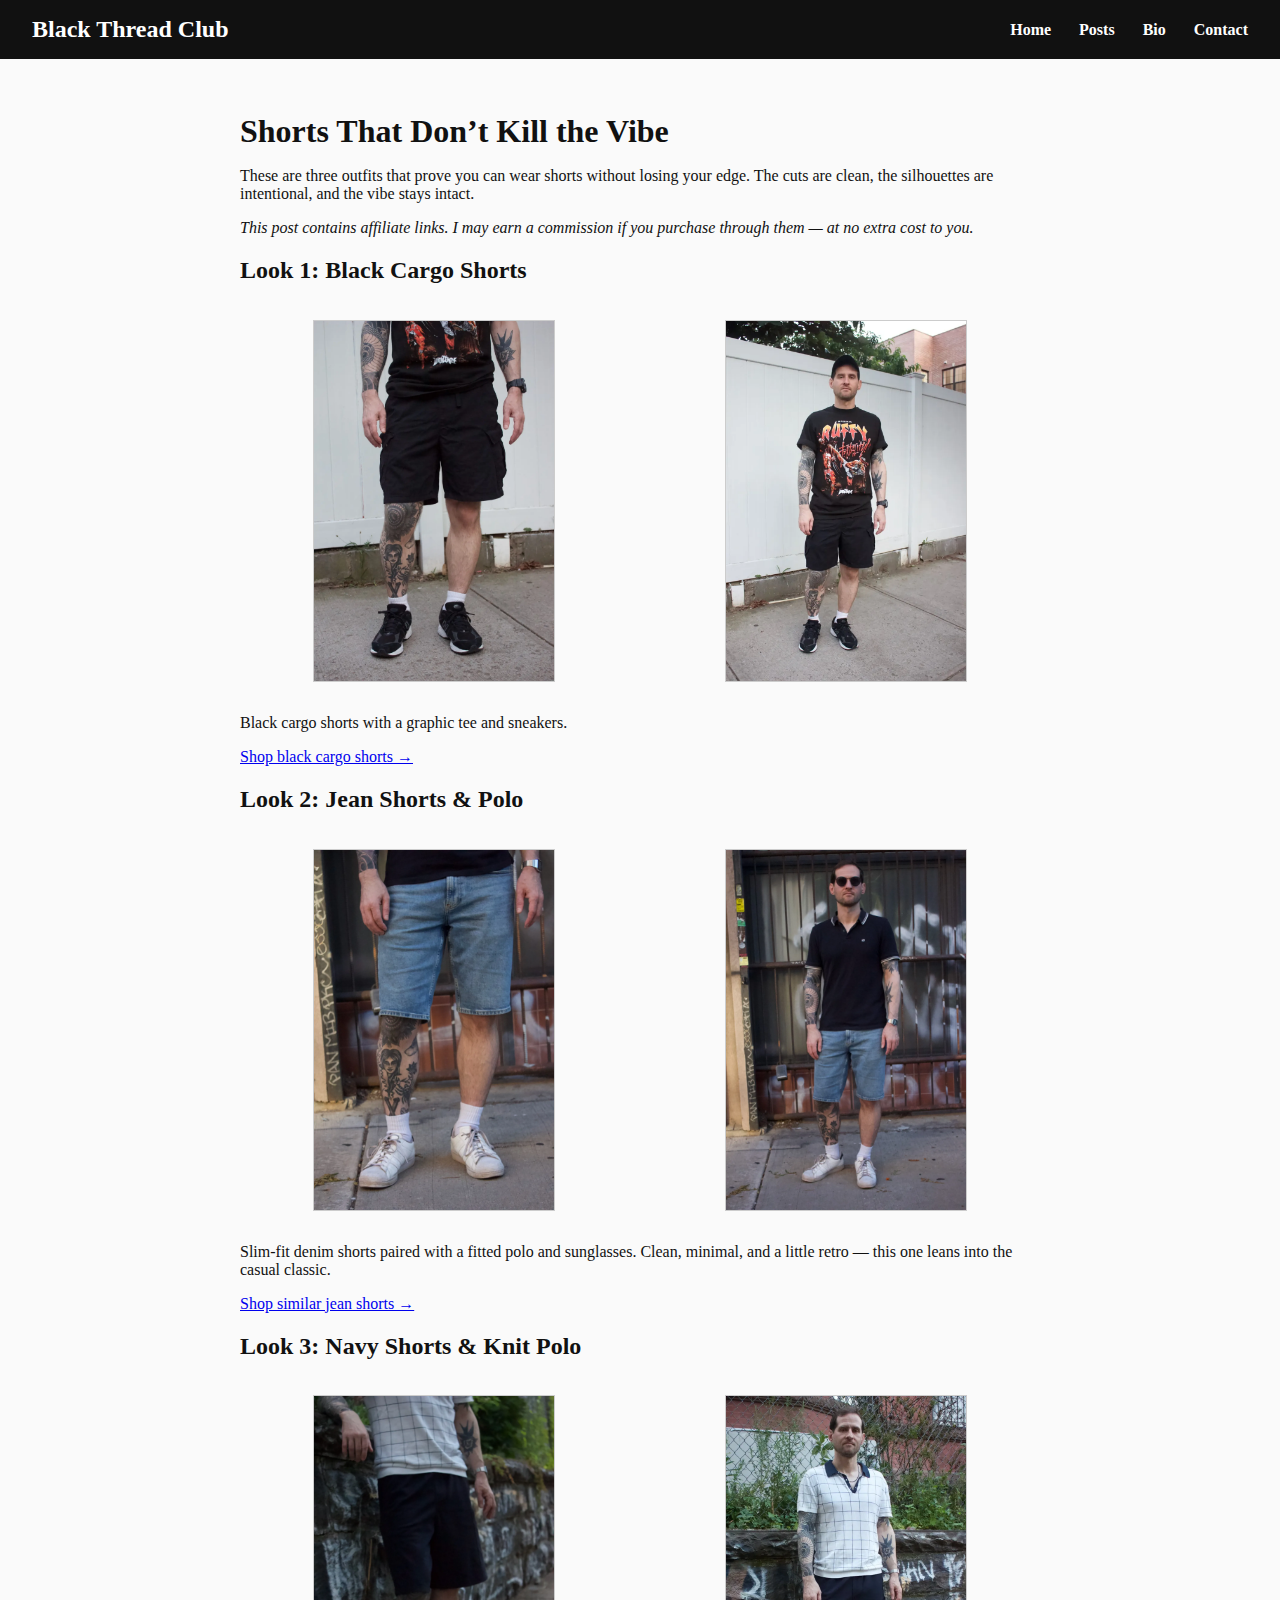
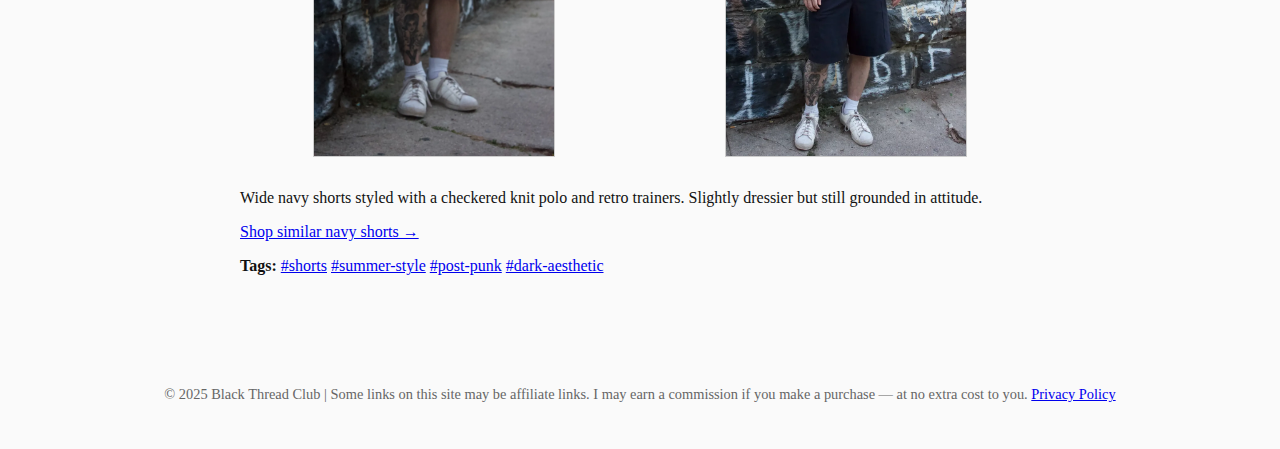
<file: posts/shorts-post.html>
<!DOCTYPE html>
<html lang="en">
  <head>
    <meta charset="UTF-8" />
    <meta name="viewport" content="width=device-width, initial-scale=1.0" />
    <title>Shorts That Don’t Kill the Vibe | Black Thread Club</title>
    <meta
      name="description"
      content="Three summer outfits that keep it dark, intentional, and effortless — featuring the best shorts that don’t kill the vibe. Clean silhouettes, dark aesthetics, and easy links to shop."
    />
    <meta
      name="keywords"
      content="summer shorts, men's dark fashion, post-punk summer style, black shorts, denim shorts, navy shorts, fashion blog, Black Thread Club"
    />
    <meta name="author" content="Black Thread Club" />
    <link rel="stylesheet" href="../styles.css" />
  </head>
  <body>
    <header>
      <nav class="navbar">
        <a href="../index.html" class="logo">Black Thread Club</a>
        <div class="nav-links">
          <a href="../index.html">Home</a>
          <a href="../index.html#posts">Posts</a>
          <a href="../bio.html">Bio</a>
          <a href="../contact.html">Contact</a>
        </div>
      </nav>
    </header>

    <main>
      <article class="blog-post blog-post-shorts">
        <h1>Shorts That Don’t Kill the Vibe</h1>
        <p>
          These are three outfits that prove you can wear shorts without losing
          your edge. The cuts are clean, the silhouettes are intentional, and
          the vibe stays intact.
        </p>

        <section class="affiliate-note">
          <p>
            <em>
              This post contains affiliate links. I may earn a commission if you
              purchase through them — at no extra cost to you.
            </em>
          </p>
        </section>

        <!-- Outfit 1 -->
        <section class="shorts-look">
          <h2>Look 1: Black Cargo Shorts</h2>
          <div class="shorts-images">
            <img
              src="../images/blackCargoShoulderDown.webp"
              alt="black cargo shorts with black graphic tee"
              width="600"
              height="900"
            />
            <img
              src="../images/blackCargoFull_resized (1).webp"
              alt="black cargo shorts with black graphic tee"
              width="600"
              height="900"
            />
          </div>
          <p>Black cargo shorts with a graphic tee and sneakers.</p>
          <p>
            <a
              href="https://amzn.to/471AdR6"
              target="_blank"
              rel="noopener noreferrer"
              >Shop black cargo shorts →</a
            >
          </p>
        </section>

        <!-- Outfit 2 -->
        <section class="shorts-look">
          <h2>Look 2: Jean Shorts & Polo</h2>
          <div class="image-row">
            <img
              src="../images/jeanShortsClose.webp"
              alt="Denim shorts outfit with navy polo shirt closeup"
              width="600"
              height="900"
              loading="lazy"
            />
            <img
              src="../images/fullBodyJeanShorts.webp"
              alt="Denim shorts outfit with navy polo shirt full body"
              width="600"
              height="900"
              loading="lazy"
            />
          </div>
          <p>
            Slim-fit denim shorts paired with a fitted polo and sunglasses.
            Clean, minimal, and a little retro — this one leans into the casual
            classic.
          </p>
          <p>
            <a
              href="https://amzn.to/45oJtgY"
              target="_blank"
              rel="noopener noreferrer"
              >Shop similar jean shorts →</a
            >
          </p>
        </section>

        <!-- Outfit 3 -->
        <section class="shorts-look">
          <h2>Look 3: Navy Shorts & Knit Polo</h2>
          <div class="image-row">
            <img
              src="../images/navyShortsZoomed (1).webp"
              alt="navy shorts outfit with knit polo"
              width="600"
              height="900"
              loading="lazy"
            />
            <img
              src="../images/navyShortsFullBody_SEO_Optimized.webp"
              alt="navy shorts outfit with knit polo closeup"
              width="600"
              height="900"
              loading="lazy"
            />
          </div>
          <p>
            Wide navy shorts styled with a checkered knit polo and retro
            trainers. Slightly dressier but still grounded in attitude.
          </p>
          <p>
            <a
              href="https://amzn.to/4o72bRt"
              target="_blank"
              rel="noopener noreferrer"
              >Shop similar navy shorts →</a
            >
          </p>
        </section>

        <section class="tags">
          <p>
            <strong>Tags:</strong> <a href="#">#shorts</a>
            <a href="#">#summer-style</a> <a href="#">#post-punk</a>
            <a href="#">#dark-aesthetic</a>
          </p>
        </section>
      </article>
    </main>

    <footer>
      <p>
        &copy; 2025 Black Thread Club | Some links on this site may be affiliate
        links. I may earn a commission if you make a purchase — at no extra cost
        to you.
        <a href="/privacy.html" target="_blank" rel="noopener noreferrer"
          >Privacy Policy</a
        >
      </p>
    </footer>
  </body>
</html>
</file>
<file: styles.css>
body {
  font-family: Georgia, serif;
  margin: 0;
  padding: 0;
  background-color: #fafafa;
  color: #111;
  font-size: 1rem;
}

.navbar {
  display: flex;
  justify-content: space-between;
  align-items: center;
  background: #111;
  padding: 1rem 2rem;
  flex-wrap: wrap;
}

.navbar .logo {
  font-size: 1.5rem;
  color: #fff;
  text-decoration: none;
  font-weight: bold;
}

.nav-links a {
  color: #fff;
  margin-left: 1.5rem;
  text-decoration: none;
  font-weight: 600;
}

.nav-links a:hover,
a:hover {
  text-decoration: underline;
}

main {
  padding: 2rem;
  max-width: 100%;
  overflow-x: hidden;
}

h1 {
  font-size: 2rem; /* or 32px, adjust to your preference */
  font-weight: bold;
  line-height: 1.2;
  margin-bottom: 1rem;
}

.blurb {
  font-style: italic;
  color: #555;
  font-size: 1rem;
  margin-top: -0.5rem;
  margin-bottom: 2rem;
  max-width: 600px;
}

.intro,
.blog-post {
  max-width: 800px;
  margin: auto;
  margin-bottom: 2rem;
}

.blog-preview {
  max-width: 800px;
  margin: auto;
}

.blog-card {
  margin-bottom: 2.5rem;
}

.blog-card a {
  color: inherit;
  text-decoration: none;
}

.blog-card img {
  width: 100%;
  max-width: 300px;
  height: auto;
  object-fit: cover;
  border: 1px solid #ccc;
  margin-bottom: 0.75rem;
  display: block;
}

.blog-card h3 {
  margin: 0.5rem 0 0.25rem;
}

.image-grid .image-row {
  display: flex;
  gap: 2rem;
  margin-bottom: 2rem;
}

.image-row div {
  flex: 1;
}

footer {
  text-align: center;
  padding: 2rem;
  font-size: 0.9rem;
  color: #666;
}

.blog-post img {
  max-width: 100%;
  height: auto;
  display: block;
  margin: 1rem 0;
}

article.blog-post img {
  max-width: 100%;
  height: auto;
  display: block;
}

/* ↓↓↓ Specific fix for the shorts blog post ↓↓↓ */
.blog-post-shorts img {
  width: 240px;
  height: auto;
  display: block;
  margin: 1rem auto;
  object-fit: cover;
  border: 1px solid #ccc;
}

.blog-post-shorts .image-row,
.blog-post-shorts .shorts-images {
  display: flex;
  flex-wrap: wrap;
  justify-content: center;
  gap: 1.5rem;
}

/* Responsive sizing for smaller screens */
@media (max-width: 600px) {
  .blog-post img {
    width: 100%;
    max-width: 100%;
    height: auto;
  }

  .blog-post-shorts img {
    max-width: 100%;
  }

  .about-image {
    max-width: 300px;
    width: 100%;
    border-radius: 8px;
    margin-bottom: 1rem;
    display: block;
  }
}
</file>
